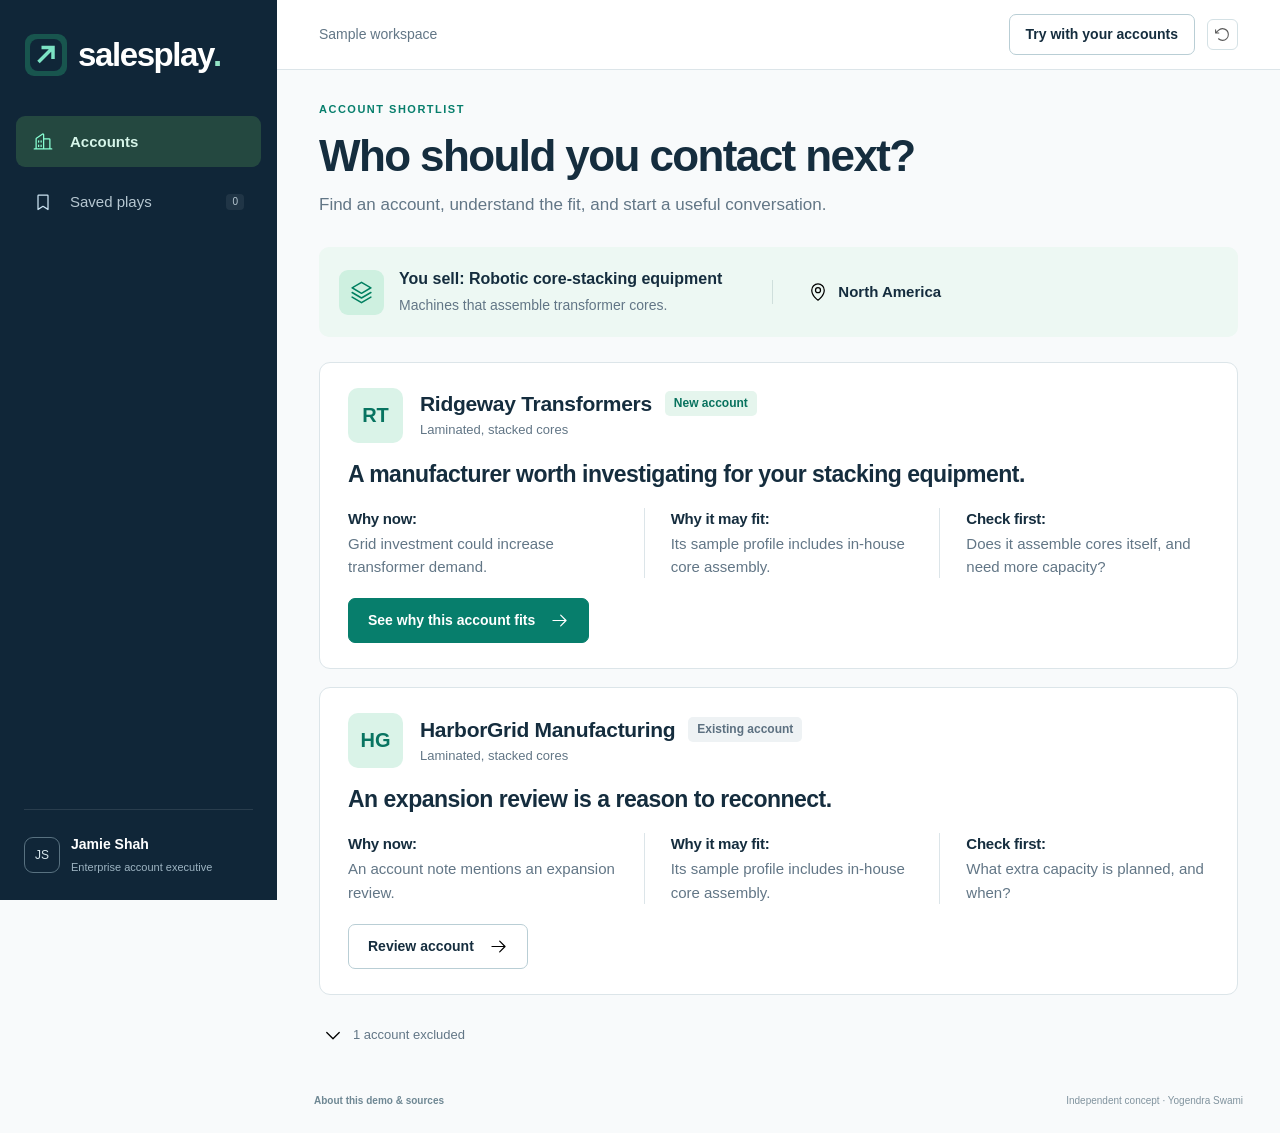
<file: index.html>
<!doctype html><html lang="en"><head><meta charset="utf-8"><meta name="viewport" content="width=device-width,initial-scale=1"><meta name="theme-color" content="#102638"><meta name="description" content="SalesPlay helps sellers find an account, understand the fit, and start a useful conversation. Interactive sample workspace."><title>SalesPlay · Find your next sales conversation</title><link rel="icon" href="assets/brand.svg"><link rel="stylesheet" href="style.css?v=20261019-6"></head><body>
<a class="skip" href="#main" onclick="event.preventDefault();document.querySelector('#main').focus()">Skip to content</a>
<aside class="sidebar"><a class="brand" href="#accounts" aria-label="SalesPlay home"><img src="assets/brand.svg" alt="">salesplay<span>.</span></a><nav aria-label="Main navigation"><a href="#accounts" data-nav="accounts"><img class="icon" src="assets/buildings.svg" alt="">Accounts</a><a href="#saved" data-nav="saved"><img class="icon" src="assets/bookmark-simple.svg" alt="">Saved plays<span id="saved-count" class="count">0</span></a></nav><div class="user"><div class="user-avatar">JS</div><div><strong>Jamie Shah</strong><small>Enterprise account executive</small></div></div></aside>
<div class="shell"><header><span class="workspace-label">Sample workspace</span><div class="header-actions"><button class="button outline small" onclick="go('pilot')">Try with your accounts</button><button class="icon-button" aria-label="Reset sample workspace" title="Reset sample workspace" onclick="resetPrompt()"><img class="icon" src="assets/arrow-counter-clockwise.svg" alt=""></button></div></header><main id="main" tabindex="-1"></main><footer><button class="link" onclick="about()">About this demo & sources</button><span>Independent concept · Yogendra Swami</span></footer></div>
<dialog id="details" aria-label="Details"><div id="details-content"></div></dialog><div id="toast" role="status" aria-live="polite"></div><script src="data.js?v=20261019-6"></script><script src="app.js?v=20261019-6"></script></body></html>
</file>
<file: style.css>
:root{--navy:#102638;--ink:#152d3e;--muted:#627686;--green:#077e6c;--mint:#d8f4e9;--pale:#eef8f4;--line:#dce5e9;--amber:#8b641d;--amberbg:#fff6e3;--bg:#f8fafb}*{box-sizing:border-box}body{margin:0;font:15px/1.55 Inter,-apple-system,BlinkMacSystemFont,"Segoe UI",sans-serif;color:var(--ink);background:var(--bg)}button,input,textarea{font:inherit}button,a{touch-action:manipulation}button{cursor:pointer}button:disabled{cursor:not-allowed;opacity:.46}a{color:var(--green);text-decoration:none}button:focus-visible,a:focus-visible,input:focus-visible,textarea:focus-visible{outline:3px solid #31a78d;outline-offset:4px}main:focus:not(:focus-visible){outline:none}h1,h2,h3,p{margin:0}h1{font-size:39px;line-height:1.18;letter-spacing:-1.6px;font-weight:750}h2{font-size:24px;line-height:1.3;letter-spacing:-.65px}h3{font-size:17px;line-height:1.4;letter-spacing:-.25px}p{color:var(--muted)}.icon{width:20px;height:20px;flex-shrink:0;vertical-align:middle}.skip{position:fixed;left:20px;top:-70px;z-index:100;background:white;padding:13px;border-radius:6px}.skip:focus{top:10px}.sidebar{position:fixed;inset:0 auto 0 0;width:244px;background:var(--navy);color:white;padding:29px 16px 24px;display:flex;flex-direction:column}.brand{display:flex;align-items:center;gap:11px;color:white;font-size:30px;font-weight:750;letter-spacing:-1.4px;padding:0 9px}.brand>img{width:37px;height:37px}.brand>span{color:#93e3c5;margin-left:-12px}.sidebar nav{margin-top:40px;display:flex;flex-direction:column;gap:9px}.sidebar nav a{display:flex;align-items:center;gap:17px;padding:13px 17px;border-radius:9px;color:#b6c7d1;font-size:14px;font-weight:500}.sidebar nav .icon{filter:invert(86%) sepia(8%) saturate(500%) hue-rotate(160deg)}.sidebar nav a.active{background:#244840;color:#d6f5e9;font-weight:650}.sidebar nav a.active .icon{filter:invert(90%) sepia(29%) saturate(585%) hue-rotate(88deg)}.count{font-size:10px;padding:0 6px;border-radius:4px;background:#ffffff12;margin-left:auto}.user{display:flex;gap:11px;align-items:center;border-top:1px solid #ffffff1b;padding-top:24px;margin: auto 8px 0}.user-avatar{height:36px;width:36px;border-radius:9px;border:1px solid #587180;display:grid;place-items:center;font-size:12px;color:#d6e5eb;flex-shrink:0}.user strong{display:block;font-size:13px}.user small{display:block;font-size:10px;color:#9db4c2;margin-top:3px}.shell{margin-left:244px}header{height:70px;display:flex;align-items:center;justify-content:space-between;padding:0 37px;background:white;border-bottom:1px solid var(--line)}.workspace-label{font-size:13px;color:var(--muted)}.header-actions{display:flex;gap:12px;align-items:center}.button{display:inline-flex;justify-content:center;align-items:center;gap:15px;padding:12px 19px;border:1px solid var(--green);border-radius:7px;background:var(--green);color:white;font-weight:650;font-size:14px;line-height:1.5}.button:hover{background:#066e5e}.button .icon{filter:invert(1);width:19px;height:19px}.button.outline{background:white;color:var(--ink);border-color:#b9ced5}.button.outline:hover{background:#f2faf6;border-color:var(--green)}.button.outline .icon{filter:none}.button.small{font-size:12px;padding:8px 14px}.icon-button{width:31px;height:31px;display:grid;place-items:center;background:transparent;border:1px solid #d4e1e5;border-radius:6px;padding:5px}.icon-button .icon{width:17px;height:17px;opacity:.65}.link{border:0;background:transparent;padding:0;color:var(--green);font-weight:600;font-size:13px;display:inline-flex;align-items:center;gap:8px}.link .icon{width:16px;height:16px}.eyebrow{display:block;font-size:10px;letter-spacing:1.5px;font-weight:750;color:var(--green);margin-bottom:12px}main{padding:32px 37px 20px;max-width:1460px;margin:auto;min-height:calc(100vh - 130px)}.intro{font-size:16px;margin-top:10px;max-width:850px}.seller-context{display:flex;align-items:center;gap:15px;padding:18px 20px;background:#edf8f3;border-radius:10px;margin:28px 0 24px}.context-icon{height:45px;width:45px;display:grid;place-items:center;border-radius:9px;background:#cef0e0;flex-shrink:0}.context-icon .icon{width:25px;height:25px;filter:invert(34%) sepia(39%) saturate(1162%) hue-rotate(119deg)}.seller-context strong{font-size:14px}.seller-context p{font-size:13px;margin-top:3px}.territory{margin-left:25px;padding-left:26px;border-left:1px solid #cfdfdc;display:flex;align-items:center;gap:10px;font-size:14px;font-weight:600;white-space:nowrap}.account-list{background:#fff;border:1px solid var(--line);border-radius:11px;overflow:hidden}.account-row{padding:24px 27px;border-bottom:1px solid var(--line)}.account-row:last-child{border:0}.account-head{display:flex;align-items:center;gap:17px;margin-bottom:16px}.avatar{width:49px;height:49px;border-radius:10px;display:grid;place-items:center;background:#daf3e8;color:#087461;font-weight:750;font-size:18px;flex-shrink:0}.account-name{display:flex;align-items:center;gap:13px;flex-wrap:wrap}.account-name h2{font-size:19px;letter-spacing:-.3px}.account-head p{font-size:12px;margin-top:3px}.badge{display:inline-flex;align-items:center;padding:4px 9px;font-size:11px;font-weight:650;border-radius:5px;line-height:1.4;background:#eef2f4;color:#5c7080}.badge.green{background:#e5f5ed;color:#08725e}.badge.amber{background:var(--amberbg);color:var(--amber)}.account-headline{font-size:21px;line-height:1.35;letter-spacing:-.5px;margin-bottom:17px}.reason-grid{display:grid;grid-template-columns:1fr 1fr 1fr;gap:26px;margin-bottom:20px}.reason-grid>div+div{border-left:1px solid var(--line);padding-left:26px}.reason-grid h3{font-size:13px;margin-bottom:3px}.reason-grid p{font-size:13px;line-height:1.6}.account-row .button{font-size:13px;padding:10px 18px}.excluded{margin-top:12px}.excluded-toggle{border:0;background:transparent;padding:12px 4px;display:flex;align-items:center;gap:10px;color:var(--muted);font-size:12px;cursor:pointer}.excluded-list{background:#f1f5f6;border-radius:8px;padding:0 20px}.excluded-row{padding:16px 0;border-bottom:1px solid var(--line);display:flex;justify-content:space-between;align-items:center;gap:15px}.excluded-row:last-child{border:0}.excluded-row h3{font-size:14px}.excluded-row p{font-size:12px;margin-top:4px}.back{display:inline-flex;align-items:center;gap:7px;font-size:12px;margin:0 0 18px}.back .icon{width:15px;height:15px}.progress{display:flex;align-items:center;gap:22px;font-size:11px;color:#82929c;margin:0 0 26px}.progress a{color:var(--muted)}.progress .current{color:var(--green);font-weight:700}.detail-title{display:flex;justify-content:space-between;align-items:flex-start;gap:20px;margin-bottom:27px}.detail-title h1{font-size:32px;max-width:760px}.detail-title p{font-size:14px;margin-top:9px}.surface{background:white;border:1px solid var(--line);border-radius:10px;padding:26px;margin-bottom:20px}.surface p{font-size:14px;margin-top:8px}.facts-list{margin:20px 0 0}.fact{display:grid;grid-template-columns:34px 1fr auto;gap:15px;padding:23px 0;border-bottom:1px solid var(--line);align-items:start}.fact:last-child{border:0}.fact-number{width:29px;height:29px;border-radius:50%;display:grid;place-items:center;background:#e1f5eb;color:var(--green);font-weight:650;font-size:12px}.fact h3{font-size:17px}.fact p{margin-top:7px;max-width:700px}.fact .badge{margin-top:11px;font-size:10px}.fact .link{font-size:11px;margin-top:3px}.question{border-left:3px solid #63ad92;background:#f1f9f4;padding:19px 22px;margin:21px 0;border-radius:0 7px 7px 0}.question h3{font-size:19px;line-height:1.45}.question .eyebrow{margin-bottom:8px;font-size:9px}.question p{font-size:13px;margin-top:7px}.question.amber{background:#fff8e9;border-color:#cd9d47}.columns{display:grid;grid-template-columns:minmax(0,1.55fr) minmax(270px,1fr);gap:23px;align-items:start}.message{width:100%;min-height:210px;resize:vertical;border:1px solid #bdcfd7;border-radius:7px;padding:17px;font-size:14px;line-height:1.75;color:var(--ink);background:#fff}.label{display:block;font-size:13px;font-weight:650;margin:19px 0 8px}.review{display:flex;gap:10px;font-size:12px;color:var(--muted);align-items:flex-start;margin:17px 0}.review input{accent-color:var(--green);height:16px;width:16px;margin:1px 0 0;flex-shrink:0}.button-row{display:flex;align-items:center;gap:13px;flex-wrap:wrap;margin-top:19px}.question-list{padding-left:19px;font-size:13px;color:var(--muted);line-height:1.8;margin:14px 0 0}.question-list li{padding:5px 0}.feedback-list{display:flex;flex-direction:column;gap:9px;margin-top:16px}.feedback-button{border:1px solid #cfdee2;background:white;padding:11px 13px;border-radius:6px;font-size:12px;color:var(--ink);text-align:left}.feedback-button:hover{border-color:#68a88e;background:#f2faf5}.feedback-button.selected{background:#e8f6ed;border-color:#55a080}.mini-note{font-size:11px;color:var(--muted);margin-top:12px;line-height:1.6}.saved-row{padding:23px 0;border-bottom:1px solid var(--line)}.saved-row:last-child{border:0}.saved-row .account-head{margin-bottom:12px}.saved-row .message-preview{font-size:14px;white-space:pre-wrap;line-height:1.7;color:var(--muted);max-width:760px}.empty{padding:50px 30px;text-align:center}.empty p{font-size:14px;max-width:500px;margin:12px auto 22px}.pilot-heading{max-width:850px}.pilot-grid{display:grid;grid-template-columns:1.3fr 1fr;gap:23px;margin-top:28px;align-items:start}.field{display:block;margin:18px 0}.field span{display:block;font-weight:650;font-size:13px;margin-bottom:7px}.field input,.field textarea{width:100%;padding:11px 13px;border:1px solid #bdcfd7;border-radius:6px;color:var(--ink);background:white;font-size:14px}.field textarea{min-height:140px;resize:vertical}.field small{display:block;color:var(--muted);font-size:11px;margin-top:6px}.pilot-steps{list-style:none;padding:0;margin:18px 0 0}.pilot-steps li{padding:12px 0;border-bottom:1px solid var(--line);font-size:13px;color:var(--muted)}.pilot-steps strong{display:block;color:var(--ink);font-size:14px;margin-bottom:4px}.pilot-error{padding:12px 15px;background:#fff1e9;color:#994b2e;font-size:12px;border-radius:6px;margin-top:15px}.pilot-preview{margin-top:22px;white-space:pre-wrap;background:#f2f7f5;padding:19px;border-radius:7px;font-size:12px;line-height:1.8;color:var(--muted)}dialog{border:0;border-radius:12px;padding:0;width:650px;max-width:calc(100% - 28px);max-height:90vh;color:var(--ink);box-shadow:0 20px 100px #10293833}dialog::backdrop{background:#0f293855;backdrop-filter:blur(2px)}.dialog-body{padding:29px}.dialog-header{display:flex;align-items:flex-start;justify-content:space-between;gap:20px;margin-bottom:23px}.dialog-header h2{font-size:24px;line-height:1.3}.dialog-body p{font-size:14px;margin:12px 0;line-height:1.7}.source-row{display:block;border:1px solid var(--line);border-radius:7px;padding:15px;width:100%;text-align:left;background:white;color:var(--ink);margin:10px 0}.source-row strong{display:block;font-size:14px}.source-row small{display:block;color:var(--muted);font-size:11px;margin-top:5px}.meta{padding:14px;background:#f2f6f7;border-radius:7px;font-size:12px;color:var(--muted);line-height:1.8}.detail-label{font-size:12px;font-weight:750;margin-top:23px;color:var(--ink)}.comparison{display:grid;grid-template-columns:1fr 1fr;gap:20px;margin-top:19px}.comparison>div{border-top:2px solid #bbd2c8;padding-top:15px}.comparison h3{font-size:15px}.comparison p{font-size:13px}footer{padding:16px 37px 24px;display:flex;justify-content:space-between;gap:15px;max-width:1460px;margin:auto;font-size:10px;color:#80939e}footer .link{font-size:10px;color:#6e8793}#toast{position:fixed;bottom:22px;left:calc(50% + 100px);transform:translateX(-50%);border-radius:7px;background:#153f34;color:white;padding:12px 20px;font-size:12px;z-index:100;opacity:0;pointer-events:none;transition:.15s}#toast.visible{opacity:1}
@media(min-width:1550px){main{padding-top:40px}.account-row{padding-top:29px;padding-bottom:29px}.account-headline{font-size:23px}.reason-grid p{font-size:14px}.seller-context{margin-top:32px;margin-bottom:27px}}
@media(max-width:1150px){.sidebar{width:205px;padding-left:13px;padding-right:13px}.shell{margin-left:205px}.brand{font-size:26px;gap:9px}.brand>img{width:32px;height:32px}.brand>span{margin-left:-10px}.sidebar nav a{padding:12px;gap:12px;font-size:12px}.user{margin-left:3px;margin-right:0}.user small{font-size:9px}header{padding:0 27px}main{padding:28px 27px 20px}h1{font-size:33px}.intro{font-size:14px}.seller-context{gap:12px;padding:16px}.territory{margin-left:10px;padding-left:15px;font-size:12px}.seller-context strong{font-size:12px}.seller-context p{font-size:12px}.account-row{padding:23px}.reason-grid{gap:17px}.reason-grid>div+div{padding-left:17px}.account-headline{font-size:20px}.columns{grid-template-columns:1.3fr 1fr;gap:17px}.surface{padding:22px}.pilot-grid{gap:17px}}
@media(max-width:800px){.sidebar{position:static;width:100%;padding:18px 20px 14px}.brand{font-size:26px}.brand>img{width:31px;height:31px}.sidebar nav{margin-top:19px;flex-direction:row;gap:13px}.sidebar nav a{padding:10px 13px;font-size:12px;gap:9px}.user{display:none}.shell{margin:0}header{height:62px;padding:0 20px}.workspace-label{font-size:11px}.header-actions{gap:8px}.button.small{padding:8px 10px;font-size:11px}main{padding:27px 20px 15px}h1{font-size:30px;letter-spacing:-1.1px}.intro{font-size:14px;line-height:1.7}.seller-context{align-items:flex-start;flex-wrap:wrap;gap:11px;margin:24px 0 20px;padding:16px}.context-icon{height:37px;width:37px}.context-icon .icon{width:22px}.seller-context>div:nth-child(2){flex:1}.seller-context strong{font-size:12px}.seller-context p{font-size:12px}.territory{margin:0 0 0 48px;border:0;padding:0;font-size:11px}.territory .icon{width:15px;height:15px}.account-row{padding:22px 19px}.account-head{gap:12px;margin-bottom:16px}.account-name{gap:5px}.account-name h2{font-size:18px}.avatar{width:43px;height:43px;font-size:16px}.account-headline{font-size:21px;margin-bottom:19px}.reason-grid{grid-template-columns:1fr;gap:12px;margin-bottom:19px}.reason-grid>div+div{border:0;padding:0}.reason-grid h3{display:inline;font-size:12px}.reason-grid p{font-size:13px;margin-top:3px}.account-row .button{width:100%;font-size:12px}.columns,.pilot-grid{grid-template-columns:1fr}.detail-title{display:block}.detail-title h1{font-size:28px}.detail-title .badge{margin-top:13px}.progress{gap:13px;font-size:10px}.surface{padding:21px}.surface h2{font-size:22px}.fact{grid-template-columns:28px 1fr;gap:12px;padding:21px 0}.fact .link{grid-column:2}.fact h3{font-size:16px}.fact p{font-size:13px}.fact-number{width:25px;height:25px;font-size:11px}.question{padding:17px}.question h3{font-size:18px}.comparison{grid-template-columns:1fr}.message{min-height:260px;font-size:14px}.dialog-body{padding:23px}.dialog-header h2{font-size:23px}.excluded-row{align-items:flex-start;flex-direction:column;gap:8px}.button-row{gap:11px}.saved-row .account-head{flex-wrap:wrap}.saved-row .badge{margin-left:0}footer{padding:20px;flex-direction:column;gap:8px}#toast{left:50%;max-width:90%;width:max-content;text-align:center}.pilot-heading h1{font-size:30px}.pilot-grid{margin-top:22px}.pilot-grid>.surface{margin-bottom:0}}
@media print{.sidebar,header,footer,.no-print,.button-row,.back,.progress{display:none!important}.shell{margin:0}body{background:white}main{padding:0;min-height:0}.pilot-grid{display:block}.surface{border:0;padding:0}.pilot-preview{white-space:pre-wrap;background:white;padding:0;font-size:12px}h1{font-size:25px}.field{display:none}.pilot-grid>.surface:nth-child(2){display:none}}
@media(min-width:1151px){.sidebar{width:277px;padding:29px 16px 24px}.shell{margin-left:277px}.brand{font-size:33px}.brand>img{width:42px;height:42px;padding:5px;background:#18554e;border-radius:9px}.sidebar nav a{font-size:15px;padding:14px 17px}.sidebar nav{margin-top:36px}header{padding:0 42px}.workspace-label{font-size:14px}.button.small{font-size:14px;padding:9px 16px}main{padding:31px 42px 20px}h1{font-size:44px}.eyebrow{font-size:11px}.intro{font-size:17px}.seller-context{padding:20px;margin:29px 0 25px}.seller-context strong{font-size:16px}.seller-context p{font-size:14px}.territory{font-size:15px;margin-left:35px;padding-left:35px}.account-list{border:0;background:transparent;overflow:visible}.account-row,.account-row:last-child{background:white;border:1px solid var(--line);border-radius:11px;padding:25px 28px;margin-bottom:18px}.account-name h2{font-size:21px}.account-head p{font-size:13px}.avatar{width:55px;height:55px;font-size:20px}.badge{font-size:12px}.account-headline{font-size:23px;margin-bottom:18px}.reason-grid h3{font-size:15px}.reason-grid p{font-size:15px;line-height:1.55}.account-row .button{font-size:14px;padding:11px 19px}.excluded-toggle{font-size:13px}.fact h3{font-size:18px}.fact p{font-size:15px}.fact .link{font-size:12px}.detail-title h1{font-size:35px}.message{font-size:15px}.user strong{font-size:14px}.user small{font-size:11px}}
@media(max-width:800px){.seller-context>.territory{flex-basis:calc(100% - 48px)}.progress{flex-wrap:wrap}}
@media(max-width:380px){.workspace-label{display:none}header{justify-content:flex-end}.seller-context>div:nth-child(2){min-width:180px}h1{font-size:28px}}

.detail-actions{display:flex;align-items:flex-end;flex-direction:column;gap:14px;flex-shrink:0}.detail-actions .button{font-size:12px;white-space:nowrap}@media(max-width:800px){.detail-actions{align-items:flex-start;margin-top:14px;gap:10px}.detail-actions .badge{margin-top:0}.detail-title .detail-actions .button{width:auto}}
</file>
